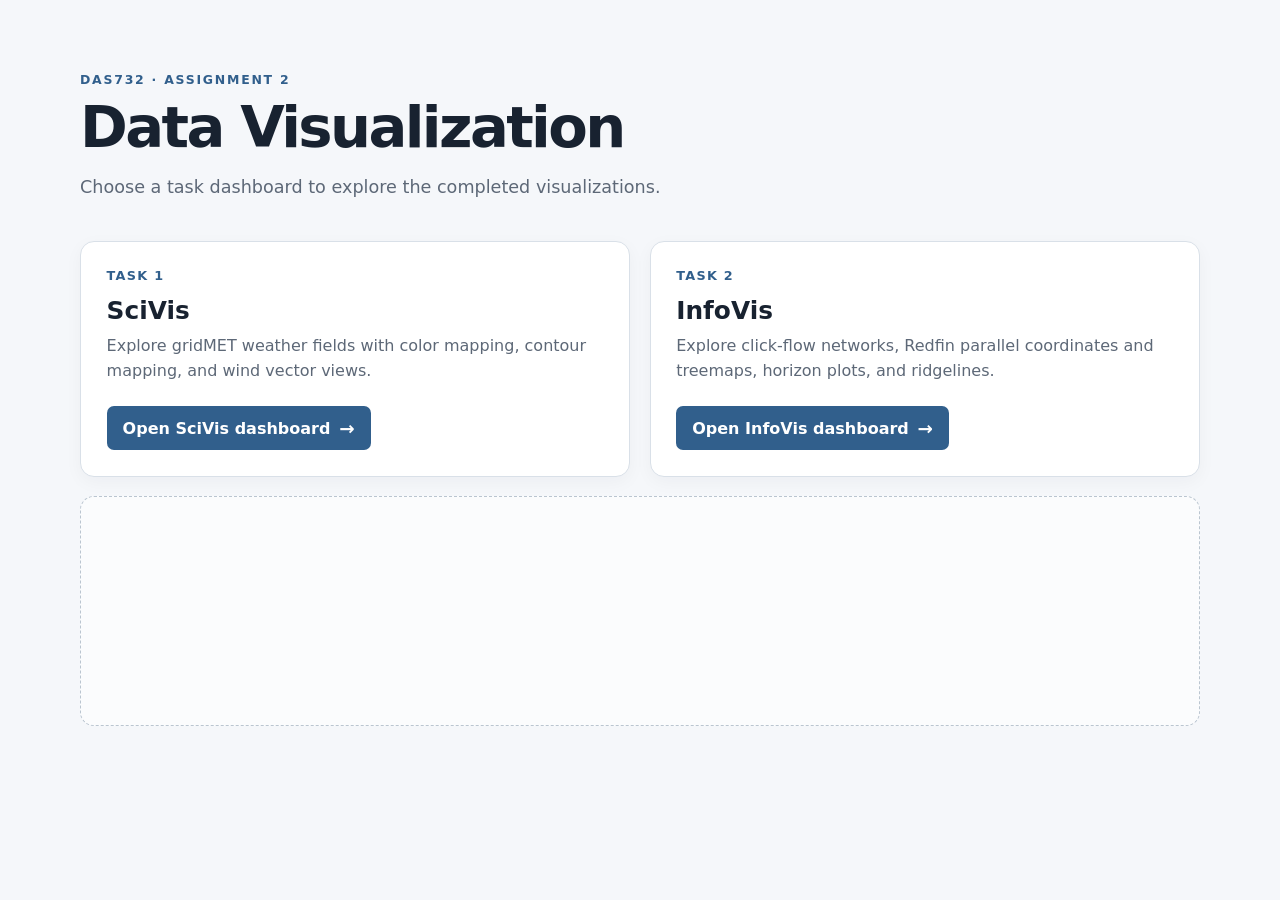
<file: index.html>
<!doctype html>
<html lang="en">
<head>
  <meta charset="utf-8">
  <meta name="viewport" content="width=device-width, initial-scale=1">
  <meta name="description" content="DAS732 Assignment 2 dashboard launcher">
  <title>DAS732 · Assignment 2</title>
  <style>
    :root {
      color-scheme: light;
      --ink: #182230;
      --muted: #5d6877;
      --line: #d9e0e8;
      --paper: #fff;
      --accent: #315f8c;
      font-family: Inter, ui-sans-serif, system-ui, -apple-system, BlinkMacSystemFont, "Segoe UI", sans-serif;
      color: var(--ink);
      background: #f5f7fa;
    }
    * { box-sizing: border-box; }
    body { min-width: 320px; min-height: 100vh; margin: 0; }
    .page { width: min(1120px, calc(100% - 3rem)); margin: 0 auto; padding: clamp(2.5rem, 8vh, 6rem) 0 3rem; }
    header { margin-bottom: 2.5rem; }
    .eyebrow { margin: 0 0 .65rem; color: var(--accent); font-size: .78rem; font-weight: 750; letter-spacing: .14em; text-transform: uppercase; }
    h1 { margin: 0; font-size: clamp(2.2rem, 5vw, 3.6rem); letter-spacing: -.045em; line-height: 1.08; }
    .intro { max-width: 660px; margin: .85rem 0 0; color: var(--muted); font-size: 1.1rem; line-height: 1.6; }
    .task-grid { display: grid; grid-template-columns: repeat(2, minmax(0, 1fr)); gap: 1.2rem; }
    .task-card { display: flex; min-height: 230px; flex-direction: column; align-items: flex-start; padding: 1.6rem; border: 1px solid var(--line); border-radius: 14px; background: var(--paper); box-shadow: 0 5px 18px #1822300a; }
    .task-number { margin: 0 0 .8rem; color: var(--accent); font-size: .8rem; font-weight: 750; letter-spacing: .1em; text-transform: uppercase; }
    h2 { margin: 0; font-size: 1.55rem; }
    .task-card p:not(.task-number) { margin: .6rem 0 1.4rem; color: var(--muted); line-height: 1.55; }
    .open-link { display: inline-flex; align-items: center; gap: .55rem; margin-top: auto; padding: .72rem 1rem; border-radius: 7px; color: white; background: var(--accent); font-weight: 700; text-decoration: none; }
    .open-link:hover, .open-link:focus-visible { background: #244969; outline: 3px solid #b9d2e8; outline-offset: 2px; }
    .open-link::after { content: "→"; font-size: 1.15rem; }
    .report-space { min-height: 230px; margin-top: 1.2rem; padding: 1.5rem; border: 1px dashed #bac5d0; border-radius: 14px; background: #fbfcfd; }
    .report-space h2 { color: #465464; font-size: 1.15rem; }
    @media (max-width: 680px) {
      .page { width: min(100% - 2rem, 520px); padding-top: 2.5rem; }
      .task-grid { grid-template-columns: 1fr; }
      .task-card { min-height: 205px; }
    }
  </style>
</head>
<body>
  <main class="page">
    <header>
      <p class="eyebrow">DAS732 · Assignment 2</p>
      <h1>Data Visualization</h1>
      <p class="intro">Choose a task dashboard to explore the completed visualizations.</p>
    </header>

    <section class="task-grid" aria-label="Assignment dashboards">
      <article class="task-card">
        <p class="task-number">Task 1</p>
        <h2>SciVis</h2>
        <p>Explore gridMET weather fields with color mapping, contour mapping, and wind vector views.</p>
        <a class="open-link" href="/task1/" aria-label="Open the SciVis dashboard">Open SciVis dashboard</a>
      </article>
      <article class="task-card">
        <p class="task-number">Task 2</p>
        <h2>InfoVis</h2>
        <p>Explore click-flow networks, Redfin parallel coordinates and treemaps, horizon plots, and ridgelines.</p>
        <a class="open-link" href="/task2/" aria-label="Open the InfoVis dashboard">Open InfoVis dashboard</a>
      </article>
    </section>

    <section class="report-space" aria-label="Reserved report area" id="report-area"></section>
  </main>
</body>
</html>
</file>
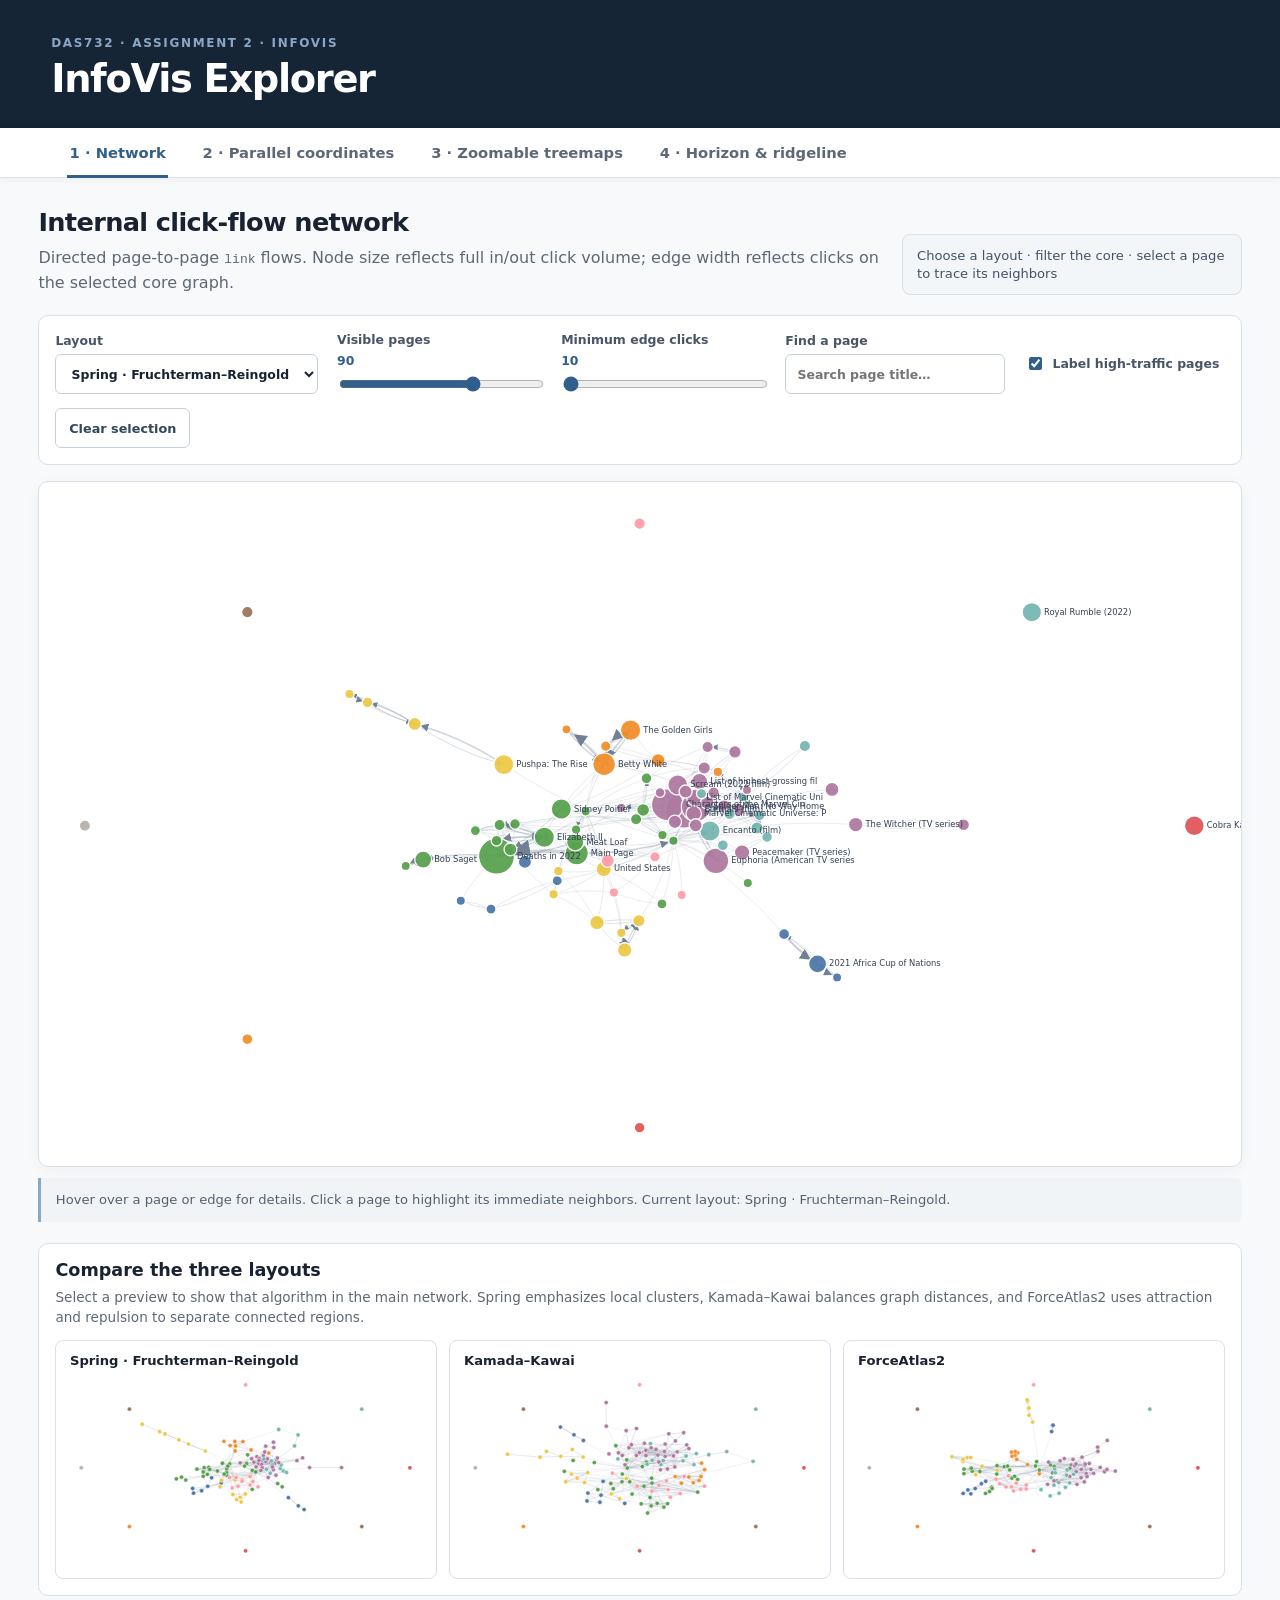
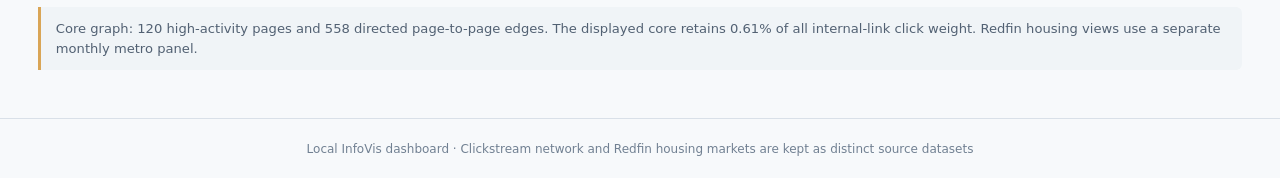
<file: task2/index.html>
<!doctype html>
<html lang="en">
<head>
  <meta charset="utf-8">
  <meta name="viewport" content="width=device-width, initial-scale=1">
  <meta name="description" content="Interactive InfoVis dashboard for clickstream networks and Redfin housing markets">
  <title>InfoVis Explorer</title>
  <link rel="stylesheet" href="styles.css">
  <script src="assets/d3.v7.min.js"></script>
  <script defer src="app.js"></script>
</head>
<body>
  <header class="page-header">
    <div class="header-copy">
      <p class="eyebrow">DAS732 · ASSIGNMENT 2 · INFOVIS</p>
      <h1>InfoVis Explorer</h1>
    </div>
  </header>

  <nav class="tab-bar" aria-label="InfoVis tasks">
    <button class="tab active" data-target="network-panel">1 · Network</button>
    <button class="tab" data-target="parallel-panel">2 · Parallel coordinates</button>
    <button class="tab" data-target="treemap-panel">3 · Zoomable treemaps</button>
    <button class="tab" data-target="distribution-panel">4 · Horizon & ridgeline</button>
  </nav>

  <main>
    <section id="network-panel" class="panel active-panel">
      <div class="section-heading">
        <div>
          <h2>Internal click-flow network</h2>
          <p class="section-copy">Directed page-to-page <code>link</code> flows. Node size reflects full in/out click volume; edge width reflects clicks on the selected core graph.</p>
        </div>
        <div class="interaction-note">Choose a layout · filter the core · select a page to trace its neighbors</div>
      </div>
      <div class="control-row">
        <label>Layout
          <select id="layout-select">
            <option value="spring">Spring · Fruchterman–Reingold</option>
            <option value="kamada_kawai">Kamada–Kawai</option>
            <option value="forceatlas2">ForceAtlas2</option>
          </select>
        </label>
        <label class="range-control">Visible pages <output id="node-count-value">90</output>
          <input id="node-count" type="range" min="30" max="120" value="90" step="10">
        </label>
        <label class="range-control">Minimum edge clicks <output id="edge-threshold-value">10</output>
          <input id="edge-threshold" type="range" min="1" max="6" value="1" step="0.1">
        </label>
        <label class="search-control">Find a page
          <input id="node-search" type="search" placeholder="Search page title…">
        </label>
        <label class="check-control"><input id="show-labels" type="checkbox" checked> Label high-traffic pages</label>
        <button id="clear-node" class="secondary-button">Clear selection</button>
      </div>
      <div class="chart-frame network-frame">
        <svg id="network-chart" role="img" aria-label="Interactive directed click-flow network"></svg>
      </div>
      <div id="network-detail" class="detail-strip">Hover over a page or edge for details. Click a page to highlight its immediate neighbors.</div>
      <section class="layout-comparison" aria-labelledby="layout-comparison-title">
        <h3 id="layout-comparison-title">Compare the three layouts</h3>
        <p>Select a preview to show that algorithm in the main network. Spring emphasizes local clusters, Kamada–Kawai balances graph distances, and ForceAtlas2 uses attraction and repulsion to separate connected regions.</p>
        <div class="layout-preview-grid">
          <button class="layout-preview" data-layout="spring"><strong>Spring · Fruchterman–Reingold</strong><svg id="preview-spring" role="img" aria-label="Spring layout preview"></svg></button>
          <button class="layout-preview" data-layout="kamada_kawai"><strong>Kamada–Kawai</strong><svg id="preview-kamada_kawai" role="img" aria-label="Kamada–Kawai layout preview"></svg></button>
          <button class="layout-preview" data-layout="forceatlas2"><strong>ForceAtlas2</strong><svg id="preview-forceatlas2" role="img" aria-label="ForceAtlas2 layout preview"></svg></button>
        </div>
      </section>
      <p class="data-note" id="network-coverage"></p>
    </section>

    <section id="parallel-panel" class="panel">
      <div class="section-heading">
        <div>
          <h2>Parallel coordinates with edge bundling</h2>
          <p class="section-copy">Each polyline represents a metro in the selected month. Housing measures share normalized axes; lines bundle toward the median profile for their fixed market-size tier.</p>
        </div>
        <div class="interaction-note">Drag axes to reorder · brush any axis to filter · adjust bundling strength</div>
      </div>
      <div class="control-row">
        <label>Month
          <select id="parallel-month"></select>
        </label>
        <label class="range-control">Bundle strength <output id="bundle-value">0.45</output>
          <input id="bundle-strength" type="range" min="0" max="0.9" value="0.45" step="0.05">
        </label>
        <fieldset class="type-filter"><legend>Market-size tiers</legend><div id="tier-toggles"></div></fieldset>
      </div>
      <div class="legend-row" id="bundle-legend"></div>
      <div class="chart-frame parallel-frame">
        <svg id="parallel-chart" role="img" aria-label="Interactive parallel coordinates chart with bundled metro housing data"></svg>
      </div>
      <div id="parallel-detail" class="detail-strip">Hover over a metro line for its market measures. Drag axes to reorder; brush one or more dimensions to filter metros.</div>
    </section>

    <section id="treemap-panel" class="panel">
      <div class="section-heading">
        <div>
          <h2>Zoomable housing-market treemap</h2>
          <p class="section-copy" id="treemap-method">Explore state and metro hierarchies for one monthly snapshot.</p>
        </div>
      </div>
      <div class="control-row">
        <label>Month<select id="treemap-month"></select></label>
        <label>Area represents
          <select id="treemap-size">
            <option value="homes_sold">Homes sold</option>
            <option value="active_listings">Active listings</option>
            <option value="inventory">Inventory</option>
            <option value="pending_sales">Pending sales</option>
          </select>
        </label>
        <label>Color represents
          <select id="treemap-color">
            <option value="sale_price">Median sale price</option>
            <option value="sale_price_yoy">Sale-price change YoY</option>
            <option value="days_on_market">Days on market</option>
          </select>
        </label>
        <label>Hierarchy model
          <select id="treemap-model">
            <option value="state">State → metro</option>
            <option value="tier">Market-size tier → state → metro</option>
          </select>
        </label>
      </div>
      <div id="treemap-legend" class="treemap-legend"></div>
      <div id="treemap-breadcrumbs" class="breadcrumbs"></div>
      <div class="chart-frame treemap-frame">
        <svg id="treemap-chart" role="img" aria-label="Zoomable treemap of metro housing activity"></svg>
      </div>
      <div id="treemap-detail" class="detail-strip">Click a state or tier to zoom in. Use the breadcrumbs to move back up; hover for metro measures.</div>
      <p class="data-note">Area encodes an additive market count; color encodes the selected measure. Median prices are shown as color, not added together.</p>
    </section>

    <section id="distribution-panel" class="panel">
      <div class="section-heading">
        <div>
          <h2>Horizon and ridgeline views</h2>
          <p class="section-copy">The housing data contains monthly observations, so these horizon plots show real temporal changes. Ridgelines compare distributions across years and metro-size groups.</p>
        </div>
      </div>
      <div id="distribution-insights" class="insight-card">Loading Redfin summary…</div>
      <div class="distribution-grid">
        <article class="distribution-card">
          <h3>Horizon variation 1 · sale-price change</h3>
          <p>Monthly metro-group medians of sale-price change from a year earlier, separated into positive and negative horizon bands around zero.</p>
          <img src="images/redfin_horizon_price_yoy.png" alt="Horizon plot of monthly year-over-year sale-price change by metro size">
        </article>
        <article class="distribution-card">
          <h3>Horizon variation 2 · time on market</h3>
          <p>Monthly medians of year-over-year days-on-market change grouped by Census region. Positive values mean homes take longer to sell than a year earlier.</p>
          <img src="images/redfin_horizon_days_yoy.png" alt="Horizon plot of monthly year-over-year days-on-market change by Census region">
        </article>
        <article class="distribution-card">
          <h3>Ridgeline variation 1 · annual prices</h3>
          <p>Each ridge shows the distribution of metro-level annual median sale prices. The log scale keeps lower- and higher-priced markets visible together.</p>
          <img src="images/redfin_ridgeline_price_by_year.png" alt="Ridgeline plot comparing annual median sale-price distributions across metros">
        </article>
        <article class="distribution-card">
          <h3>Ridgeline variation 2 · days on market by metro size</h3>
          <p>Metro-level median days on market over the latest 12 months, compared across the fixed homes-sold size tiers.</p>
          <img src="images/redfin_ridgeline_days_by_tier.png" alt="Ridgeline plot of days on market distributions by metro-size tier">
        </article>
      </div>
    </section>
  </main>
  <div id="tooltip" class="tooltip" role="status"></div>
  <footer>Local InfoVis dashboard · Clickstream network and Redfin housing markets are kept as distinct source datasets</footer>
</body>
</html>
</file>
<file: task2/styles.css>
:root {
  color-scheme: light;
  --ink: #182230;
  --muted: #5d6877;
  --line: #d9e0e8;
  --soft: #f3f6f9;
  --accent: #315f8c;
  --accent-soft: #e8f0f7;
  --paper: #fff;
  font-family: Inter, ui-sans-serif, system-ui, -apple-system, BlinkMacSystemFont, "Segoe UI", sans-serif;
  color: var(--ink);
  background: #f7f9fb;
}

* { box-sizing: border-box; }
body { margin: 0; min-width: 360px; }
button, input, select { font: inherit; }
button { cursor: pointer; }

.page-header {
  display: flex;
  align-items: flex-end;
  justify-content: space-between;
  gap: 2rem;
  padding: 2.25rem clamp(1.25rem, 4vw, 4rem) 1.8rem;
  color: white;
  background: #162536;
}
.header-copy { max-width: 780px; }
.eyebrow { margin: 0 0 .5rem; color: #89a7c4; font-size: .75rem; font-weight: 750; letter-spacing: .14em; }
h1 { margin: 0; font-size: clamp(2rem, 3vw, 3rem); line-height: 1.08; letter-spacing: -.035em; }
.lede { margin: .7rem 0 0; color: #d1dbe5; font-size: 1rem; }
.header-stats { display: flex; flex-wrap: wrap; justify-content: flex-end; gap: .55rem; max-width: 760px; }
.stat-pill { padding: .52rem .75rem; border: 1px solid #506174; border-radius: 999px; color: #e7edf3; font-size: .8rem; white-space: nowrap; }

.tab-bar { position: sticky; top: 0; z-index: 5; display: flex; padding: 0 clamp(1rem, 4vw, 4rem); background: white; border-bottom: 1px solid var(--line); box-shadow: 0 2px 8px #1822300b; }
.tab { position: relative; padding: 1rem 1.15rem; border: 0; color: var(--muted); background: transparent; font-size: .92rem; font-weight: 650; }
.tab:hover { color: var(--ink); background: #f7f9fb; }
.tab.active { color: var(--accent); }
.tab.active::after { position: absolute; right: 1rem; bottom: -1px; left: 1rem; height: 3px; background: var(--accent); content: ""; }

main { max-width: 1800px; margin: 0 auto; padding: 1.6rem clamp(1rem, 3vw, 2.8rem) 3rem; }
.panel { display: none; }
.panel.active-panel { display: block; animation: appear .18s ease-out; }
@keyframes appear { from { opacity: .5; transform: translateY(3px); } to { opacity: 1; transform: none; } }
.section-heading { display: flex; align-items: flex-end; justify-content: space-between; gap: 1rem; margin: .2rem 0 1.2rem; }
.section-heading .eyebrow { color: var(--accent); }
h2 { margin: 0; font-size: clamp(1.5rem, 2vw, 2rem); letter-spacing: -.025em; }
.section-copy { max-width: 980px; margin: .55rem 0 0; color: var(--muted); line-height: 1.55; }
.interaction-note { max-width: 340px; padding: .7rem .9rem; border: 1px solid var(--line); border-radius: 8px; color: #435367; background: var(--soft); font-size: .82rem; line-height: 1.4; }

.control-row { display: flex; flex-wrap: wrap; align-items: flex-end; gap: .85rem 1.2rem; margin: 1.15rem 0 1rem; padding: 1rem; border: 1px solid var(--line); border-radius: 10px; background: white; }
.control-row label { display: grid; gap: .4rem; color: #485566; font-size: .78rem; font-weight: 650; }
select, input[type="search"] { min-height: 40px; padding: .55rem .7rem; border: 1px solid #c6d0da; border-radius: 6px; color: var(--ink); background: white; }
select:focus, input:focus { outline: 2px solid #8db3d3; outline-offset: 1px; }
.range-control { min-width: 205px; }
input[type="range"] { width: 100%; accent-color: var(--accent); }
output { color: var(--accent); font-weight: 750; }
.search-control { min-width: 220px; }
.check-control { display: flex !important; align-items: center; align-self: center; gap: .5rem !important; }
.check-control input { accent-color: var(--accent); }
.secondary-button { min-height: 40px; padding: .55rem .8rem; border: 1px solid #c6d0da; border-radius: 6px; color: #33465a; background: #fff; font-size: .8rem; font-weight: 650; }
.secondary-button:hover { border-color: var(--accent); color: var(--accent); background: var(--accent-soft); }
.type-filter { margin: 0; padding: .2rem .65rem .45rem; border: 1px solid var(--line); border-radius: 7px; }
.type-filter legend { padding: 0 .25rem; color: #485566; font-size: .72rem; font-weight: 650; }
#type-toggles, #tier-toggles { display: flex; flex-wrap: wrap; gap: .8rem; }
#type-toggles label, #tier-toggles label { display: flex; align-items: center; gap: .3rem; color: #4b5969; font-size: .78rem; }
#type-toggles input, #tier-toggles input { accent-color: var(--accent); }

.chart-frame { width: 100%; overflow: hidden; border: 1px solid var(--line); border-radius: 10px; background: #fff; box-shadow: 0 3px 14px #1422350a; }
.network-frame, .parallel-frame, .treemap-frame { min-height: 0; }
#network-chart, #parallel-chart, #treemap-chart { display: block; width: 100%; height: auto; min-height: 0; }
.layout-comparison { margin-top: 1.35rem; padding: 1rem; border: 1px solid var(--line); border-radius: 10px; background: white; }
.layout-comparison h3 { margin: 0; font-size: 1.1rem; }
.layout-comparison > p { margin: .4rem 0 .8rem; color: var(--muted); font-size: .85rem; line-height: 1.5; }
.layout-preview-grid { display: grid; grid-template-columns: repeat(3, minmax(0, 1fr)); gap: .8rem; }
.layout-preview { display: block; min-width: 0; padding: .5rem; border: 1px solid var(--line); border-radius: 8px; color: var(--ink); text-align: left; background: #fff; }
.layout-preview:hover, .layout-preview:focus-visible { border-color: var(--accent); background: var(--accent-soft); }
.layout-preview strong { display: block; padding: .2rem .35rem; font-size: .82rem; }
.layout-preview svg { display: block; width: 100%; height: auto; aspect-ratio: 420 / 230; }
.layout-preview line { stroke: #8794a2; stroke-opacity: .2; stroke-width: .65; }
.layout-preview circle { stroke: white; stroke-width: .55; }
.detail-strip, .data-note { margin: .7rem 0 0; padding: .75rem .9rem; border-left: 3px solid #8aa9c4; border-radius: 0 6px 6px 0; color: #526173; background: #f0f4f7; font-size: .82rem; line-height: 1.5; }
.data-note { border-left-color: #d9a556; }
.insight-card { margin: 0 0 1rem; padding: 1rem 1.15rem; border: 1px solid #cbd8e4; border-left: 4px solid var(--accent); border-radius: 8px; color: #405164; background: #edf3f8; line-height: 1.55; }

.network-edge { fill: none; stroke: #728398; stroke-opacity: .34; }
.network-edge.is-highlight { stroke: #d47a2c; stroke-opacity: .9; }
.network-node { stroke: white; stroke-width: 1.6px; cursor: pointer; }
.network-node:hover { stroke: #152334; stroke-width: 2.4px; }
.network-label { fill: #334155; font-size: 10px; pointer-events: none; }
.axis path, .axis line { stroke: #9aa7b5; }
.axis text { fill: #455363; font-size: 16px; }
.axis-title { fill: #2a3746; font-size: 17px; font-weight: 700; }
.parallel-line { fill: none; stroke-opacity: .12; }
.parallel-line:hover { stroke-opacity: .9; stroke-width: 2.2px; }
.parallel-line.is-muted { stroke-opacity: .018; }
.brush .selection { fill: #83aaca; fill-opacity: .22; stroke: #527a9f; }
.breadcrumbs { display: flex; align-items: center; flex-wrap: wrap; gap: .35rem; min-height: 40px; margin: .4rem 0 .65rem; }
.breadcrumbs button { padding: .35rem .58rem; border: 0; border-radius: 5px; color: #315f8c; background: var(--accent-soft); font-size: .78rem; }
.breadcrumbs button:hover { background: #d6e5f2; }
.treemap-legend { display: flex; align-items: center; gap: .6rem; margin: .2rem 0 .5rem; color: var(--muted); font-size: .8rem; }
.treemap-gradient { display: inline-block; width: min(300px, 35vw); height: 12px; border: 1px solid #cbd1d7; border-radius: 3px; background: linear-gradient(90deg, #440154, #21918c, #fde725); }
.treemap-gradient.diverging { background: linear-gradient(90deg, #d73027, #ffffbf, #1a9850); }
.treemap-gradient.red-sequential { background: linear-gradient(90deg, #fff5f0, #fb6a4a, #67000d); }
.treemap-gradient.amber-sequential { background: linear-gradient(90deg, #fff7bc, #fec44f, #993404); }
.legend-spacer { flex: 1; }
.treemap-cell { cursor: pointer; }
.treemap-cell rect { stroke: white; stroke-width: 2px; }
.treemap-cell:hover rect { stroke: #172534; stroke-width: 3px; }
.treemap-cell text { fill: #fff; font-size: 12px; font-weight: 650; pointer-events: none; }
.treemap-cell .value-label { font-size: 10px; font-weight: 450; opacity: .92; }

.distribution-grid { display: grid; grid-template-columns: minmax(0, 1fr); gap: 1.1rem; }
.distribution-card { min-width: 0; padding: 1rem; border: 1px solid var(--line); border-radius: 10px; background: white; }
.distribution-card h3 { margin: 0; font-size: 1.05rem; }
.distribution-card p { min-height: 3.2rem; margin: .45rem 0 .75rem; color: var(--muted); font-size: .84rem; line-height: 1.5; }
.distribution-card img { display: block; width: 100%; height: auto; border: 1px solid #e5e9ee; }
.legend-row { display: flex; flex-wrap: wrap; gap: .5rem 1rem; margin: .7rem 0; color: #4e5b69; font-size: .76rem; }
.legend-item { display: inline-flex; align-items: center; gap: .35rem; }
.legend-swatch { width: 11px; height: 11px; border-radius: 50%; }
.tooltip { position: fixed; z-index: 20; display: none; max-width: 360px; padding: .55rem .7rem; border: 1px solid #536273; border-radius: 6px; color: white; background: #182536ee; box-shadow: 0 6px 18px #101b2880; pointer-events: none; font-size: .76rem; line-height: 1.45; }
footer { padding: 1.4rem; border-top: 1px solid var(--line); color: #718092; text-align: center; font-size: .75rem; }

@media (max-width: 900px) {
  .page-header { display: block; }
  .header-stats { justify-content: flex-start; margin-top: 1rem; }
  .tab-bar { overflow-x: auto; padding: 0 .5rem; }
  .tab { flex: 0 0 auto; padding: .85rem .75rem; font-size: .82rem; }
  .section-heading { align-items: flex-start; flex-direction: column; }
  .interaction-note { max-width: none; }
  .distribution-grid { grid-template-columns: 1fr; }
}
@media (max-width: 600px) {
  .layout-preview-grid { grid-template-columns: 1fr; }
  .control-row { align-items: stretch; }
  .range-control, .search-control { min-width: 100%; }
}
</file>
